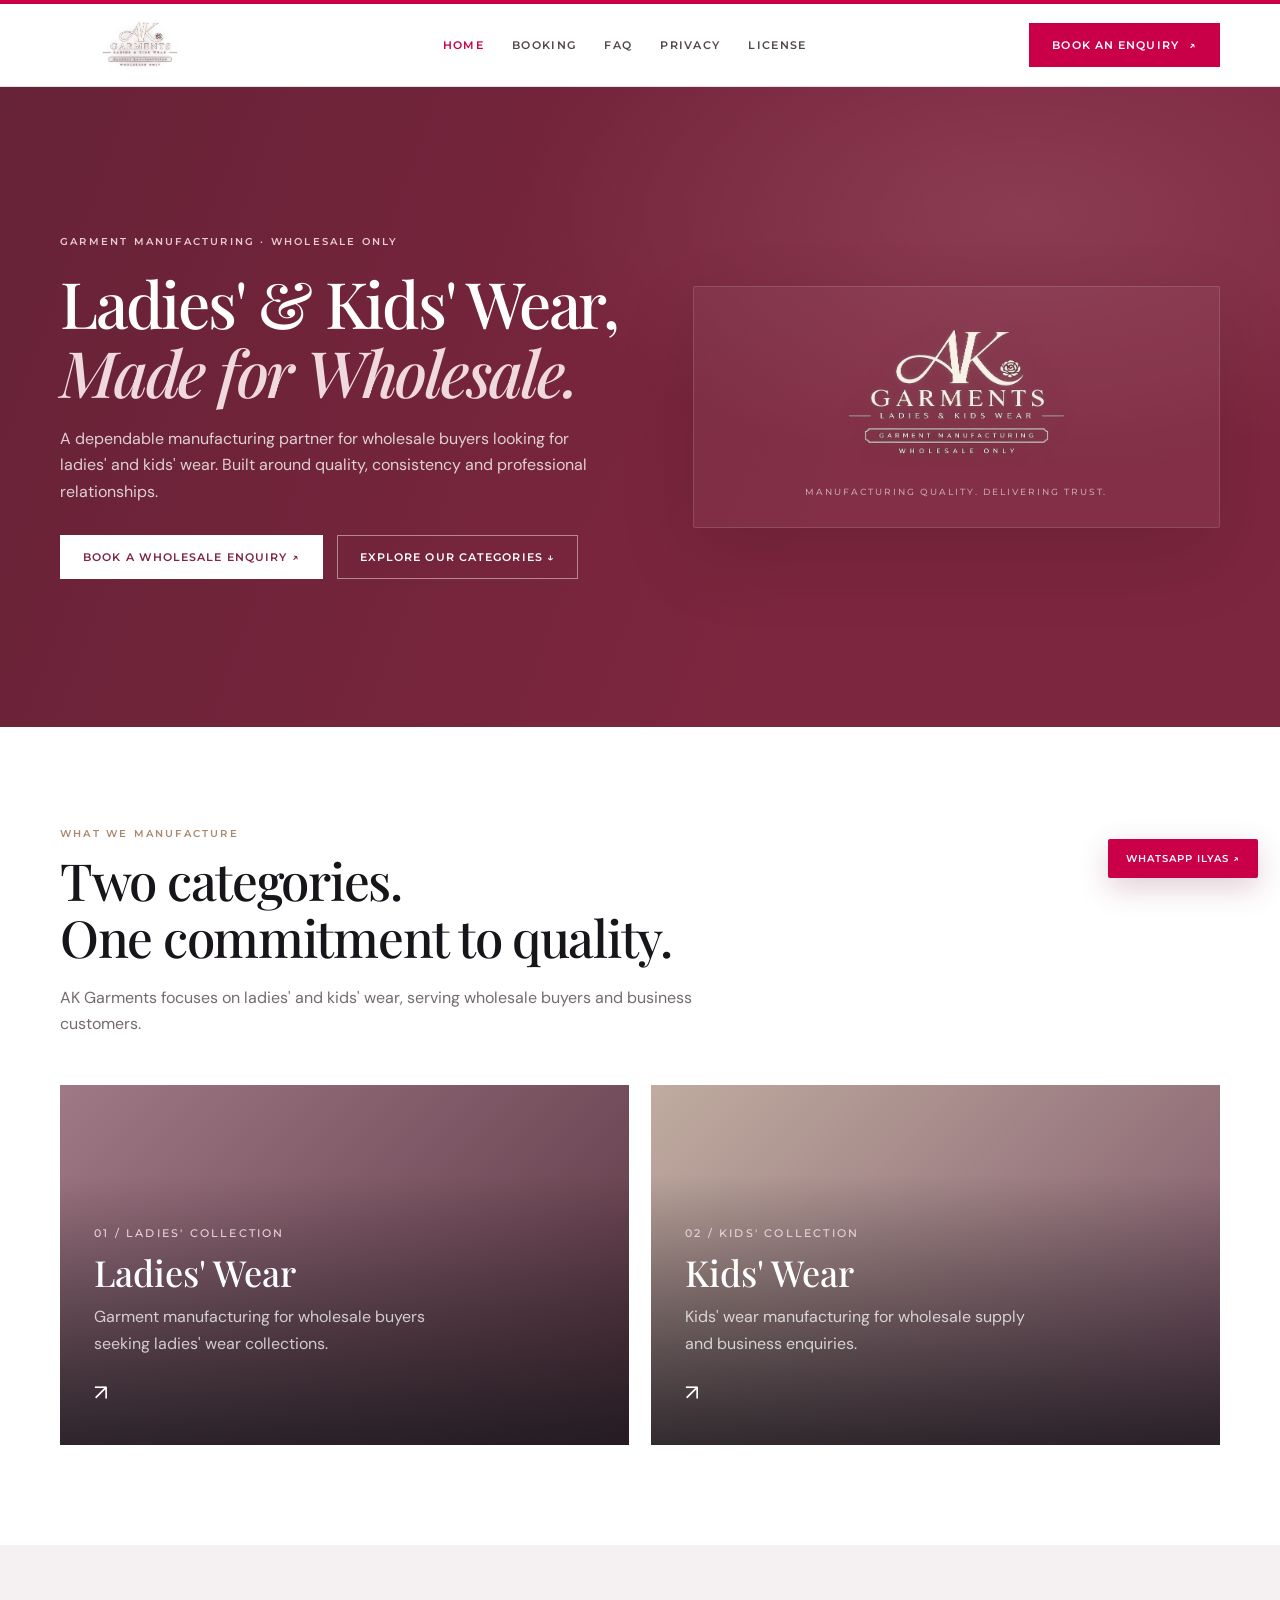
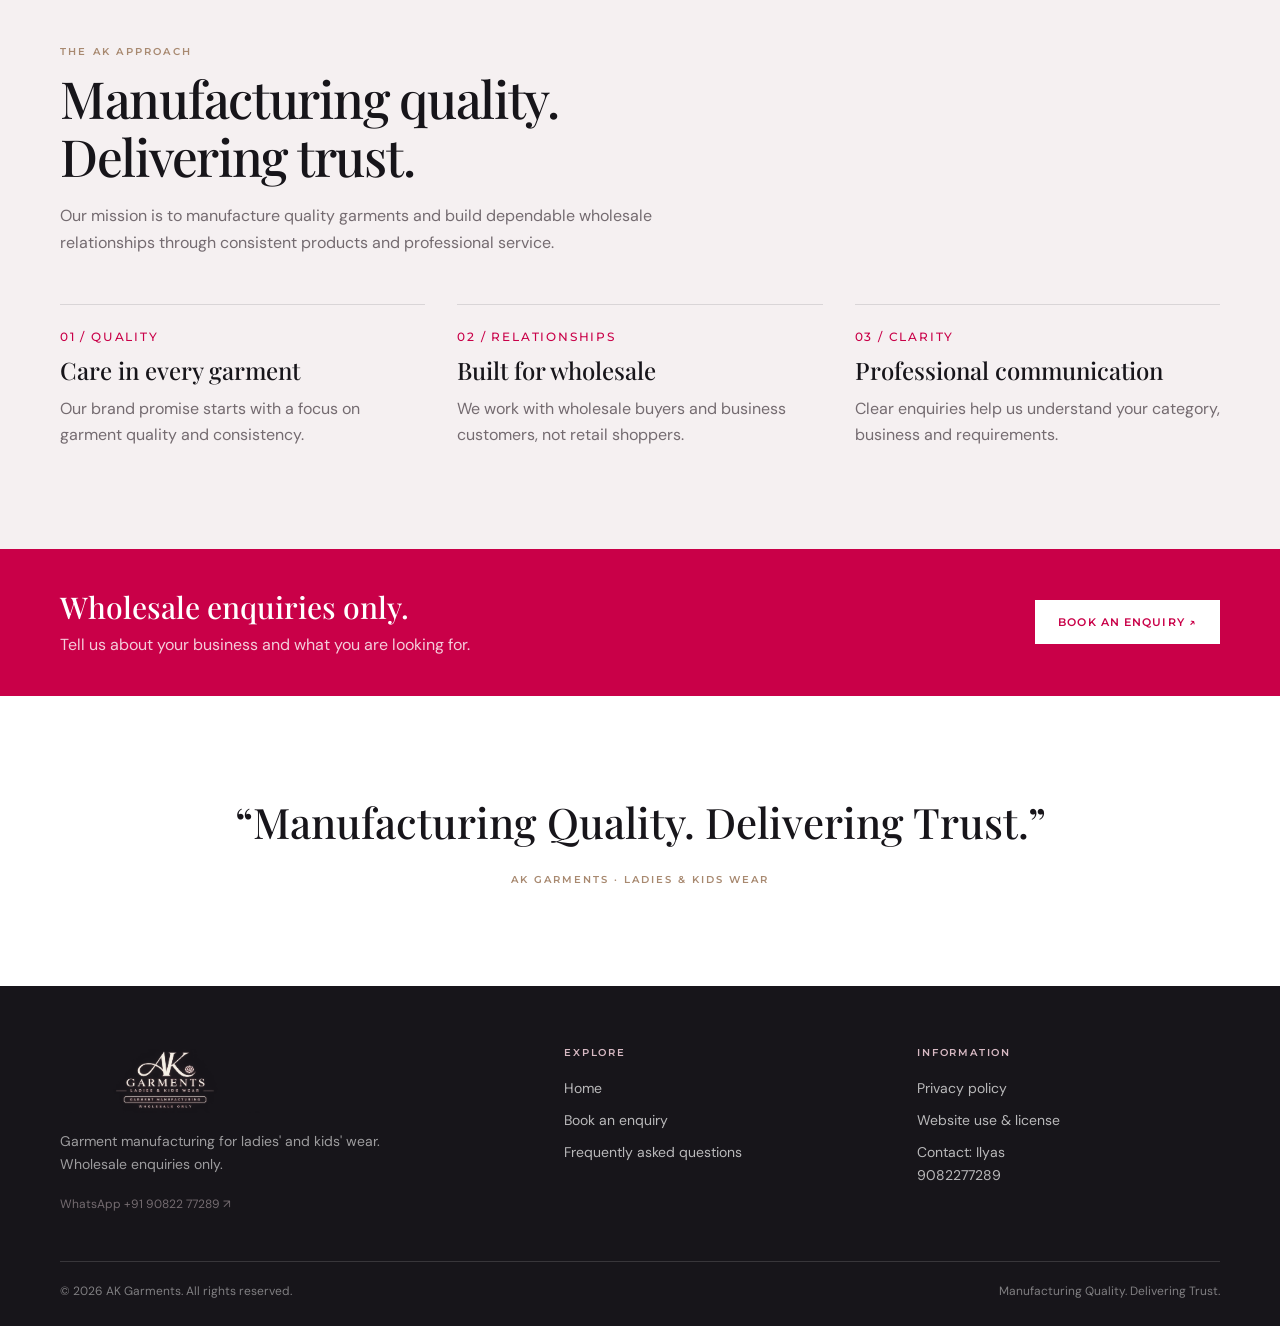
<file: index.html>
<!doctype html>
<html lang="en"><head><meta charset="utf-8"><meta name="viewport" content="width=device-width,initial-scale=1">
<title>Ladies' & Kids' Wear Manufacturer | AK Garments</title><meta name="description" content="AK Garments manufactures ladies' and kids' wear for wholesale buyers. Wholesale enquiries only.">
<meta name="theme-color" content="#7D263F"><link rel="icon" type="image/png" href="assets/ak-garments-logo.png">
<link rel="stylesheet" href="styles.css"></head><body><div class="topline"></div><header class="site-header"><div class="container nav"><a class="brand" href="index.html" aria-label="AK Garments home"><img src="assets/ak-garments-logo.png" alt="AK Garments — Ladies and Kids Wear"></a><nav class="navlinks" aria-label="Main navigation"><a class="active" href="index.html">Home</a><a class="" href="booking.html">Booking</a><a class="" href="faq.html">FAQ</a><a class="" href="privacy.html">Privacy</a><a class="" href="license.html">License</a></nav><a class="nav-cta" href="booking.html">Book an enquiry <span>↗</span></a><button class="menu-toggle" aria-label="Open navigation" aria-expanded="false">☰</button></div><nav class="mobile-panel" aria-label="Mobile navigation"><a href="index.html">Home</a><a href="booking.html">Booking</a><a href="faq.html">FAQ</a><a href="privacy.html">Privacy</a><a href="license.html">License</a><a href="https://wa.me/919082277289" target="_blank" rel="noopener">WhatsApp Ilyas ↗</a></nav></header><main><section class="hero"><div class="container hero-grid"><div class="reveal"><div class="eyebrow">Garment manufacturing · Wholesale only</div><h1>Ladies' & Kids' Wear,<br><em>Made for Wholesale.</em></h1><p class="hero-copy">A dependable manufacturing partner for wholesale buyers looking for ladies' and kids' wear. Built around quality, consistency and professional relationships.</p><div class="hero-actions"><a class="btn" href="booking.html">Book a wholesale enquiry ↗</a><a class="btn btn-outline" href="#collections">Explore our categories ↓</a></div></div><div class="hero-logo reveal"><img src="assets/ak-garments-logo.png" alt="AK Garments — Ladies and Kids Wear — Garment Manufacturing — Wholesale Only"><div class="hero-caption">Manufacturing Quality. Delivering Trust.</div></div></div></section>
<section class="section" id="collections"><div class="container"><div class="section-head reveal"><div class="eyebrow">What we manufacture</div><h2>Two categories.<br>One commitment to quality.</h2><p class="section-intro">AK Garments focuses on ladies' and kids' wear, serving wholesale buyers and business customers.</p></div><div class="categories"><article class="category reveal"><div class="category-content"><div class="number">01 / LADIES' COLLECTION</div><h3>Ladies' Wear</h3><p>Garment manufacturing for wholesale buyers seeking ladies' wear collections.</p><a class="arrow" href="booking.html" aria-label="Enquire about ladies' wear">↗</a></div></article><article class="category reveal"><div class="category-content"><div class="number">02 / KIDS' COLLECTION</div><h3>Kids' Wear</h3><p>Kids' wear manufacturing for wholesale supply and business enquiries.</p><a class="arrow" href="booking.html" aria-label="Enquire about kids' wear">↗</a></div></article></div></div></section>
<section class="section section-soft"><div class="container"><div class="section-head reveal"><div class="eyebrow">The AK approach</div><h2>Manufacturing quality.<br>Delivering trust.</h2><p class="section-intro">Our mission is to manufacture quality garments and build dependable wholesale relationships through consistent products and professional service.</p></div><div class="pillars"><article class="pillar reveal"><div class="n">01 / QUALITY</div><h3>Care in every garment</h3><p>Our brand promise starts with a focus on garment quality and consistency.</p></article><article class="pillar reveal"><div class="n">02 / RELATIONSHIPS</div><h3>Built for wholesale</h3><p>We work with wholesale buyers and business customers, not retail shoppers.</p></article><article class="pillar reveal"><div class="n">03 / CLARITY</div><h3>Professional communication</h3><p>Clear enquiries help us understand your category, business and requirements.</p></article></div></div></section>
<section class="wholesale-band"><div class="container band-inner"><div><h2>Wholesale enquiries only.</h2><p>Tell us about your business and what you are looking for.</p></div><a class="btn" href="booking.html">Book an enquiry ↗</a></div></section>
<section class="section"><div class="container"><p class="quote reveal">“Manufacturing Quality. Delivering Trust.”<small>AK GARMENTS · LADIES & KIDS WEAR</small></p></div></section></main><footer class="site-footer"><div class="container"><div class="footer-grid"><div class="footer-brand"><img src="assets/ak-garments-logo.png" alt="AK Garments logo"><p>Garment manufacturing for ladies' and kids' wear. Wholesale enquiries only.</p><a class="smallprint" href="https://wa.me/919082277289" target="_blank" rel="noopener">WhatsApp +91 90822 77289 ↗</a></div><div class="footer-col"><h4>Explore</h4><a href="index.html">Home</a><a href="booking.html">Book an enquiry</a><a href="faq.html">Frequently asked questions</a></div><div class="footer-col"><h4>Information</h4><a href="privacy.html">Privacy policy</a><a href="license.html">Website use & license</a><p>Contact: Ilyas<br>9082277289</p></div></div><div class="footer-bottom"><span>© <span id="year">2026</span> AK Garments. All rights reserved.</span><span>Manufacturing Quality. Delivering Trust.</span></div></div></footer><a class="whatsapp-float" href="https://wa.me/919082277289" target="_blank" rel="noopener">WHATSAPP ILYAS ↗</a><script>document.getElementById('year').textContent=new Date().getFullYear()</script><script src="script.js"></script></body></html>
</file>
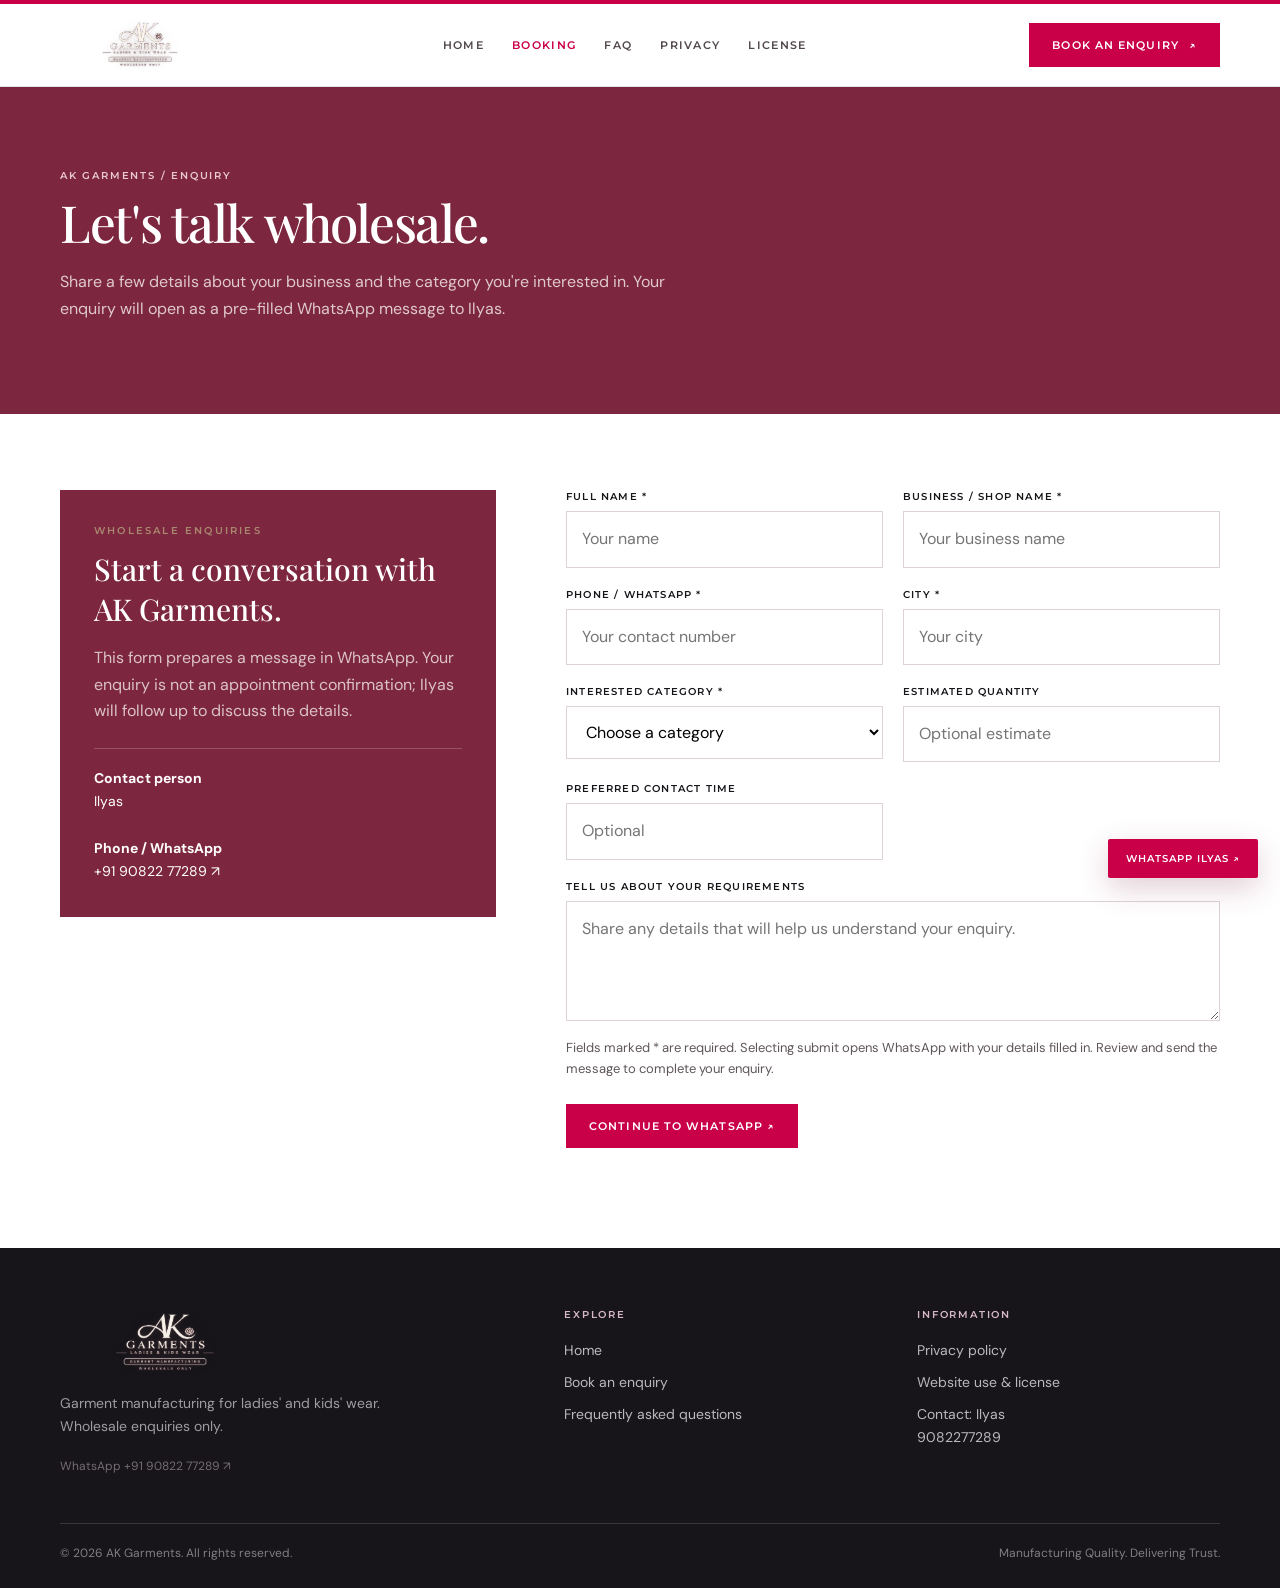
<file: booking.html>
<!doctype html>
<html lang="en"><head><meta charset="utf-8"><meta name="viewport" content="width=device-width,initial-scale=1">
<title>Wholesale Enquiry Booking | AK Garments</title><meta name="description" content="Send a wholesale enquiry to AK Garments via WhatsApp.">
<meta name="theme-color" content="#7D263F"><link rel="icon" type="image/png" href="assets/ak-garments-logo.png">
<link rel="stylesheet" href="styles.css"></head><body><div class="topline"></div><header class="site-header"><div class="container nav"><a class="brand" href="index.html" aria-label="AK Garments home"><img src="assets/ak-garments-logo.png" alt="AK Garments — Ladies and Kids Wear"></a><nav class="navlinks" aria-label="Main navigation"><a class="" href="index.html">Home</a><a class="active" href="booking.html">Booking</a><a class="" href="faq.html">FAQ</a><a class="" href="privacy.html">Privacy</a><a class="" href="license.html">License</a></nav><a class="nav-cta" href="booking.html">Book an enquiry <span>↗</span></a><button class="menu-toggle" aria-label="Open navigation" aria-expanded="false">☰</button></div><nav class="mobile-panel" aria-label="Mobile navigation"><a href="index.html">Home</a><a href="booking.html">Booking</a><a href="faq.html">FAQ</a><a href="privacy.html">Privacy</a><a href="license.html">License</a><a href="https://wa.me/919082277289" target="_blank" rel="noopener">WhatsApp Ilyas ↗</a></nav></header><main><section class="page-hero"><div class="container"><div class="breadcrumbs">AK GARMENTS / ENQUIRY</div><h1>Let's talk wholesale.</h1><p>Share a few details about your business and the category you're interested in. Your enquiry will open as a pre-filled WhatsApp message to Ilyas.</p></div></section><section class="content"><div class="container booking-layout"><aside class="booking-aside reveal"><div class="eyebrow">Wholesale enquiries</div><h2>Start a conversation with AK Garments.</h2><p>This form prepares a message in WhatsApp. Your enquiry is not an appointment confirmation; Ilyas will follow up to discuss the details.</p><div class="contact-line"><strong>Contact person</strong><br>Ilyas<br><br><strong>Phone / WhatsApp</strong><br><a href="https://wa.me/919082277289" target="_blank" rel="noopener">+91 90822 77289 ↗</a></div></aside><div class="reveal"><form id="wholesale-form"><div class="form-grid">
<div class="field"><label for="name">Full name *</label><input id="name" name="name" autocomplete="name" required placeholder="Your name"></div>
<div class="field"><label for="business">Business / shop name *</label><input id="business" name="business" required placeholder="Your business name"></div>
<div class="field"><label for="phone">Phone / WhatsApp *</label><input id="phone" name="phone" type="tel" autocomplete="tel" required placeholder="Your contact number"></div>
<div class="field"><label for="city">City *</label><input id="city" name="city" autocomplete="address-level2" required placeholder="Your city"></div>
<div class="field"><label for="category">Interested category *</label><select id="category" name="category" required><option value="">Choose a category</option><option>Ladies' Wear</option><option>Kids' Wear</option><option>Both</option></select></div>
<div class="field"><label for="quantity">Estimated quantity</label><input id="quantity" name="quantity" placeholder="Optional estimate"></div>
<div class="field"><label for="time">Preferred contact time</label><input id="time" name="time" placeholder="Optional"></div>
<div class="field full"><label for="message">Tell us about your requirements</label><textarea id="message" name="message" placeholder="Share any details that will help us understand your enquiry."></textarea></div>
</div><p class="form-note">Fields marked * are required. Selecting submit opens WhatsApp with your details filled in. Review and send the message to complete your enquiry.</p><button class="btn" type="submit">Continue to WhatsApp ↗</button><div class="success-note" role="status" aria-live="polite"></div></form></div></div></section></main><footer class="site-footer"><div class="container"><div class="footer-grid"><div class="footer-brand"><img src="assets/ak-garments-logo.png" alt="AK Garments logo"><p>Garment manufacturing for ladies' and kids' wear. Wholesale enquiries only.</p><a class="smallprint" href="https://wa.me/919082277289" target="_blank" rel="noopener">WhatsApp +91 90822 77289 ↗</a></div><div class="footer-col"><h4>Explore</h4><a href="index.html">Home</a><a href="booking.html">Book an enquiry</a><a href="faq.html">Frequently asked questions</a></div><div class="footer-col"><h4>Information</h4><a href="privacy.html">Privacy policy</a><a href="license.html">Website use & license</a><p>Contact: Ilyas<br>9082277289</p></div></div><div class="footer-bottom"><span>© <span id="year">2026</span> AK Garments. All rights reserved.</span><span>Manufacturing Quality. Delivering Trust.</span></div></div></footer><a class="whatsapp-float" href="https://wa.me/919082277289" target="_blank" rel="noopener">WHATSAPP ILYAS ↗</a><script>document.getElementById('year').textContent=new Date().getFullYear()</script><script src="script.js"></script></body></html>
</file>
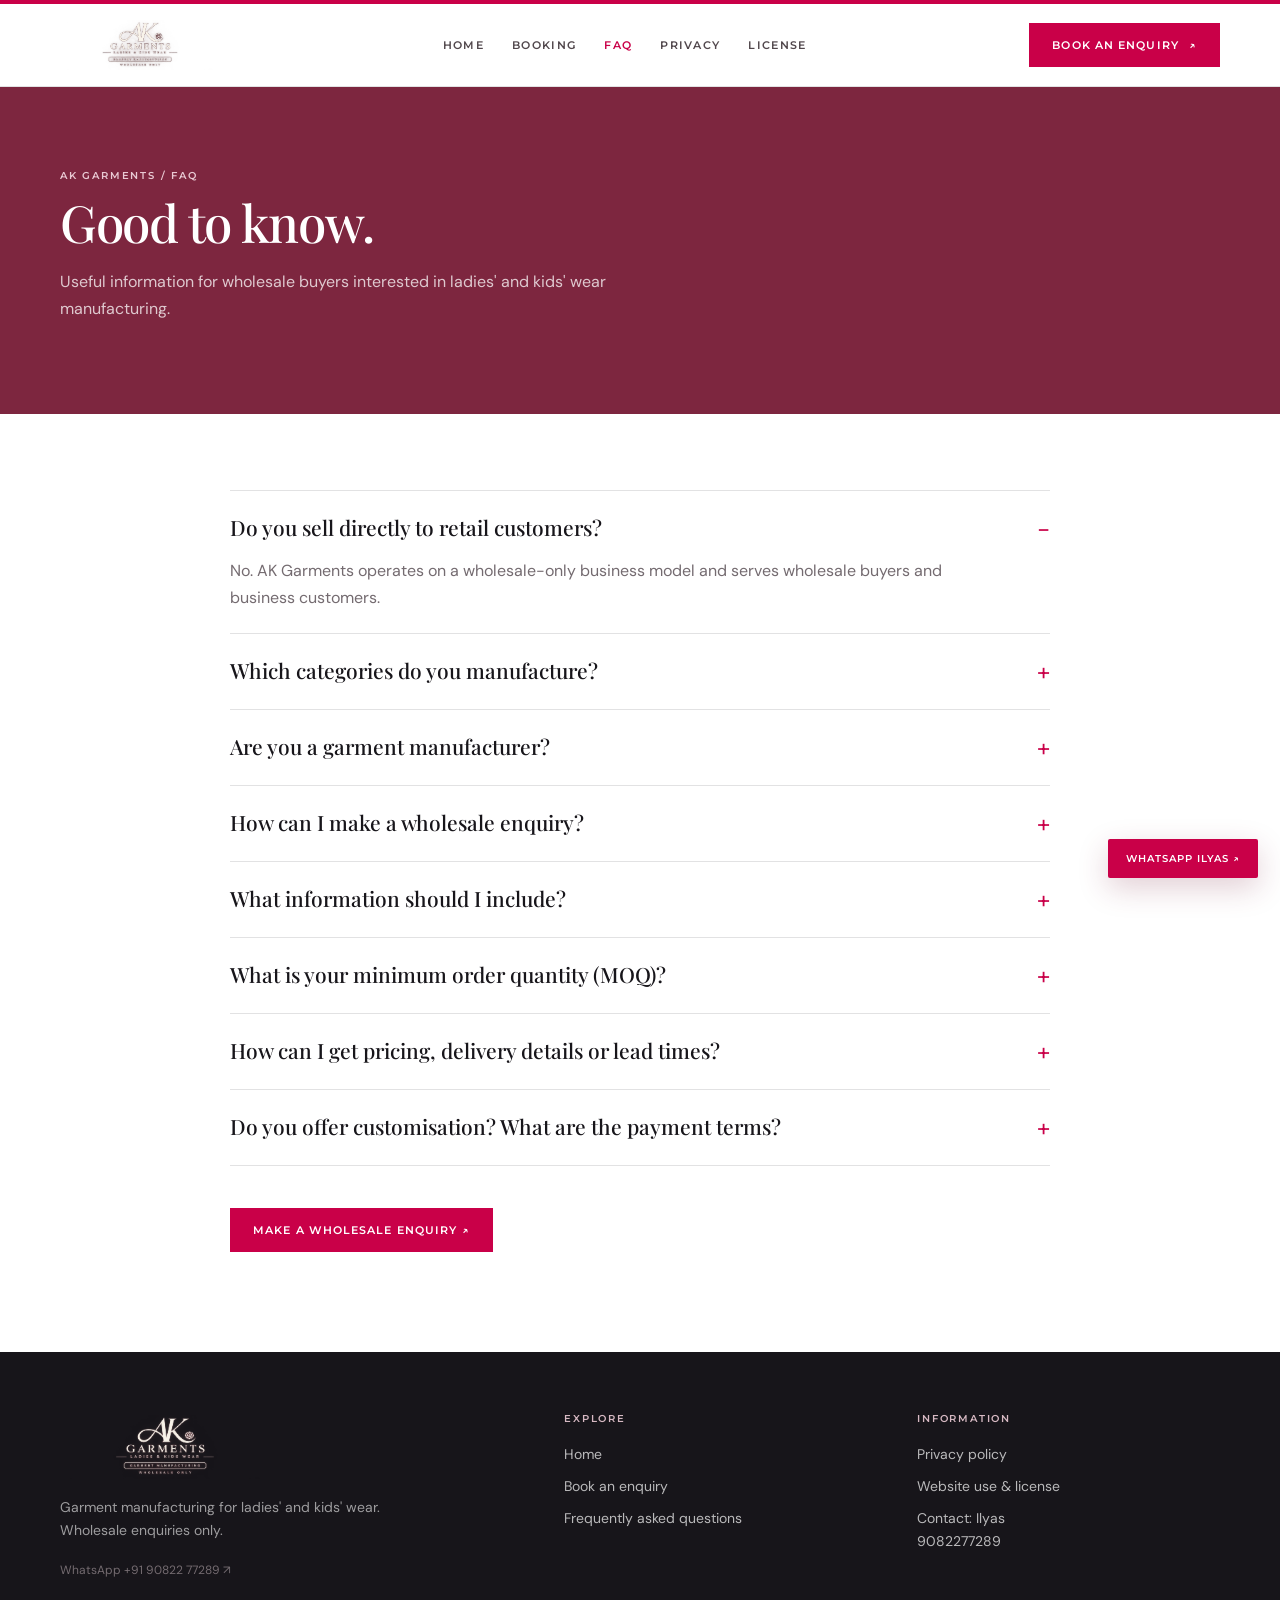
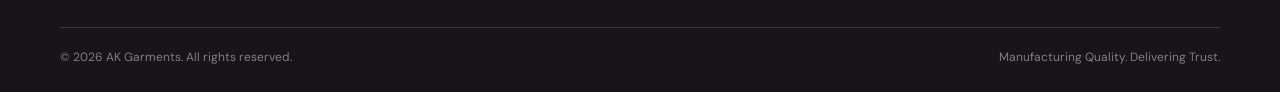
<file: faq.html>
<!doctype html>
<html lang="en"><head><meta charset="utf-8"><meta name="viewport" content="width=device-width,initial-scale=1">
<title>Frequently Asked Questions | AK Garments</title><meta name="description" content="Answers about AK Garments wholesale manufacturing and enquiries.">
<meta name="theme-color" content="#7D263F"><link rel="icon" type="image/png" href="assets/ak-garments-logo.png">
<link rel="stylesheet" href="styles.css"></head><body><div class="topline"></div><header class="site-header"><div class="container nav"><a class="brand" href="index.html" aria-label="AK Garments home"><img src="assets/ak-garments-logo.png" alt="AK Garments — Ladies and Kids Wear"></a><nav class="navlinks" aria-label="Main navigation"><a class="" href="index.html">Home</a><a class="" href="booking.html">Booking</a><a class="active" href="faq.html">FAQ</a><a class="" href="privacy.html">Privacy</a><a class="" href="license.html">License</a></nav><a class="nav-cta" href="booking.html">Book an enquiry <span>↗</span></a><button class="menu-toggle" aria-label="Open navigation" aria-expanded="false">☰</button></div><nav class="mobile-panel" aria-label="Mobile navigation"><a href="index.html">Home</a><a href="booking.html">Booking</a><a href="faq.html">FAQ</a><a href="privacy.html">Privacy</a><a href="license.html">License</a><a href="https://wa.me/919082277289" target="_blank" rel="noopener">WhatsApp Ilyas ↗</a></nav></header><main><section class="page-hero"><div class="container"><div class="breadcrumbs">AK GARMENTS / FAQ</div><h1>Good to know.</h1><p>Useful information for wholesale buyers interested in ladies' and kids' wear manufacturing.</p></div></section><section class="content"><div class="container content-wrap"><div class="faq-list">
<details class="faq-item" open><summary>Do you sell directly to retail customers?</summary><p>No. AK Garments operates on a wholesale-only business model and serves wholesale buyers and business customers.</p></details>
<details class="faq-item"><summary>Which categories do you manufacture?</summary><p>AK Garments specializes in ladies' wear and kids' wear.</p></details>
<details class="faq-item"><summary>Are you a garment manufacturer?</summary><p>Yes. AK Garments is a garment manufacturing business focused on ladies' and kids' wear.</p></details>
<details class="faq-item"><summary>How can I make a wholesale enquiry?</summary><p>Use the booking form on this website. It prepares your details in a WhatsApp message to Ilyas at +91 90822 77289. Review and send the message to submit your enquiry.</p></details>
<details class="faq-item"><summary>What information should I include?</summary><p>Share your name, business or shop name, city, interested category, estimated quantity if known, and any specific requirements.</p></details>
<details class="faq-item"><summary>What is your minimum order quantity (MOQ)?</summary><p>Please contact Ilyas for confirmation.</p></details>
<details class="faq-item"><summary>How can I get pricing, delivery details or lead times?</summary><p>Please contact Ilyas for confirmation. These details are not specified on this website.</p></details>
<details class="faq-item"><summary>Do you offer customisation? What are the payment terms?</summary><p>Please contact Ilyas for confirmation of customisation options and payment terms.</p></details>
</div><div style="margin-top:42px"><a class="btn" href="booking.html">Make a wholesale enquiry ↗</a></div></div></section></main><footer class="site-footer"><div class="container"><div class="footer-grid"><div class="footer-brand"><img src="assets/ak-garments-logo.png" alt="AK Garments logo"><p>Garment manufacturing for ladies' and kids' wear. Wholesale enquiries only.</p><a class="smallprint" href="https://wa.me/919082277289" target="_blank" rel="noopener">WhatsApp +91 90822 77289 ↗</a></div><div class="footer-col"><h4>Explore</h4><a href="index.html">Home</a><a href="booking.html">Book an enquiry</a><a href="faq.html">Frequently asked questions</a></div><div class="footer-col"><h4>Information</h4><a href="privacy.html">Privacy policy</a><a href="license.html">Website use & license</a><p>Contact: Ilyas<br>9082277289</p></div></div><div class="footer-bottom"><span>© <span id="year">2026</span> AK Garments. All rights reserved.</span><span>Manufacturing Quality. Delivering Trust.</span></div></div></footer><a class="whatsapp-float" href="https://wa.me/919082277289" target="_blank" rel="noopener">WHATSAPP ILYAS ↗</a><script>document.getElementById('year').textContent=new Date().getFullYear()</script><script src="script.js"></script></body></html>
</file>
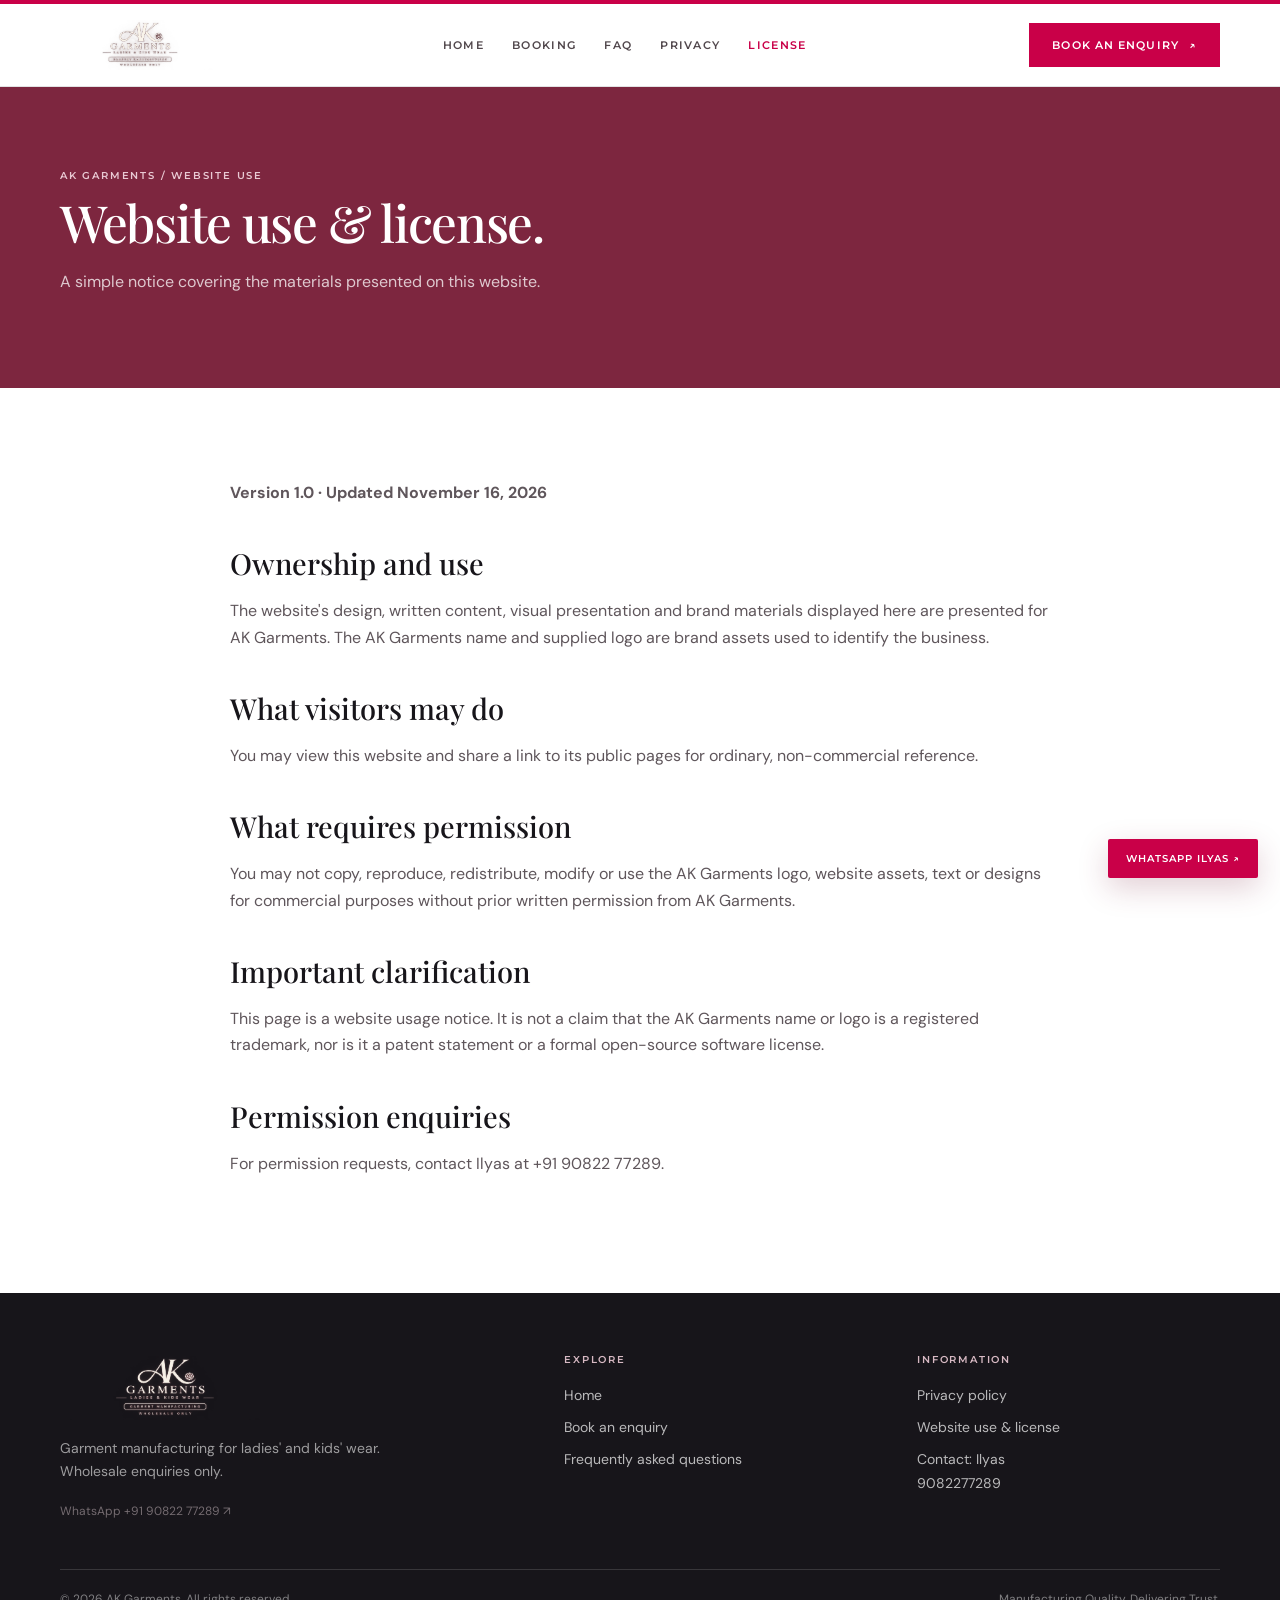
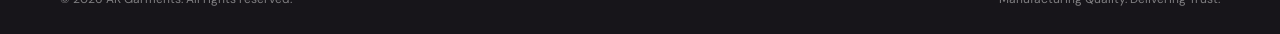
<file: license.html>
<!doctype html>
<html lang="en"><head><meta charset="utf-8"><meta name="viewport" content="width=device-width,initial-scale=1">
<title>Website Use & License | AK Garments</title><meta name="description" content="Website use and intellectual property notice for AK Garments.">
<meta name="theme-color" content="#7D263F"><link rel="icon" type="image/png" href="assets/ak-garments-logo.png">
<link rel="stylesheet" href="styles.css"></head><body><div class="topline"></div><header class="site-header"><div class="container nav"><a class="brand" href="index.html" aria-label="AK Garments home"><img src="assets/ak-garments-logo.png" alt="AK Garments — Ladies and Kids Wear"></a><nav class="navlinks" aria-label="Main navigation"><a class="" href="index.html">Home</a><a class="" href="booking.html">Booking</a><a class="" href="faq.html">FAQ</a><a class="" href="privacy.html">Privacy</a><a class="active" href="license.html">License</a></nav><a class="nav-cta" href="booking.html">Book an enquiry <span>↗</span></a><button class="menu-toggle" aria-label="Open navigation" aria-expanded="false">☰</button></div><nav class="mobile-panel" aria-label="Mobile navigation"><a href="index.html">Home</a><a href="booking.html">Booking</a><a href="faq.html">FAQ</a><a href="privacy.html">Privacy</a><a href="license.html">License</a><a href="https://wa.me/919082277289" target="_blank" rel="noopener">WhatsApp Ilyas ↗</a></nav></header><main><section class="page-hero"><div class="container"><div class="breadcrumbs">AK GARMENTS / WEBSITE USE</div><h1>Website use & license.</h1><p>A simple notice covering the materials presented on this website.</p></div></section><section class="content"><div class="container content-wrap"><p><strong>Version 1.0 · Updated November 16, 2026</strong></p><h2>Ownership and use</h2><p>The website's design, written content, visual presentation and brand materials displayed here are presented for AK Garments. The AK Garments name and supplied logo are brand assets used to identify the business.</p><h2>What visitors may do</h2><p>You may view this website and share a link to its public pages for ordinary, non-commercial reference.</p><h2>What requires permission</h2><p>You may not copy, reproduce, redistribute, modify or use the AK Garments logo, website assets, text or designs for commercial purposes without prior written permission from AK Garments.</p><h2>Important clarification</h2><p>This page is a website usage notice. It is not a claim that the AK Garments name or logo is a registered trademark, nor is it a patent statement or a formal open-source software license.</p><h2>Permission enquiries</h2><p>For permission requests, contact Ilyas at <a href="tel:+919082277289">+91 90822 77289</a>.</p></div></section></main><footer class="site-footer"><div class="container"><div class="footer-grid"><div class="footer-brand"><img src="assets/ak-garments-logo.png" alt="AK Garments logo"><p>Garment manufacturing for ladies' and kids' wear. Wholesale enquiries only.</p><a class="smallprint" href="https://wa.me/919082277289" target="_blank" rel="noopener">WhatsApp +91 90822 77289 ↗</a></div><div class="footer-col"><h4>Explore</h4><a href="index.html">Home</a><a href="booking.html">Book an enquiry</a><a href="faq.html">Frequently asked questions</a></div><div class="footer-col"><h4>Information</h4><a href="privacy.html">Privacy policy</a><a href="license.html">Website use & license</a><p>Contact: Ilyas<br>9082277289</p></div></div><div class="footer-bottom"><span>© <span id="year">2026</span> AK Garments. All rights reserved.</span><span>Manufacturing Quality. Delivering Trust.</span></div></div></footer><a class="whatsapp-float" href="https://wa.me/919082277289" target="_blank" rel="noopener">WHATSAPP ILYAS ↗</a><script>document.getElementById('year').textContent=new Date().getFullYear()</script><script src="script.js"></script></body></html>
</file>
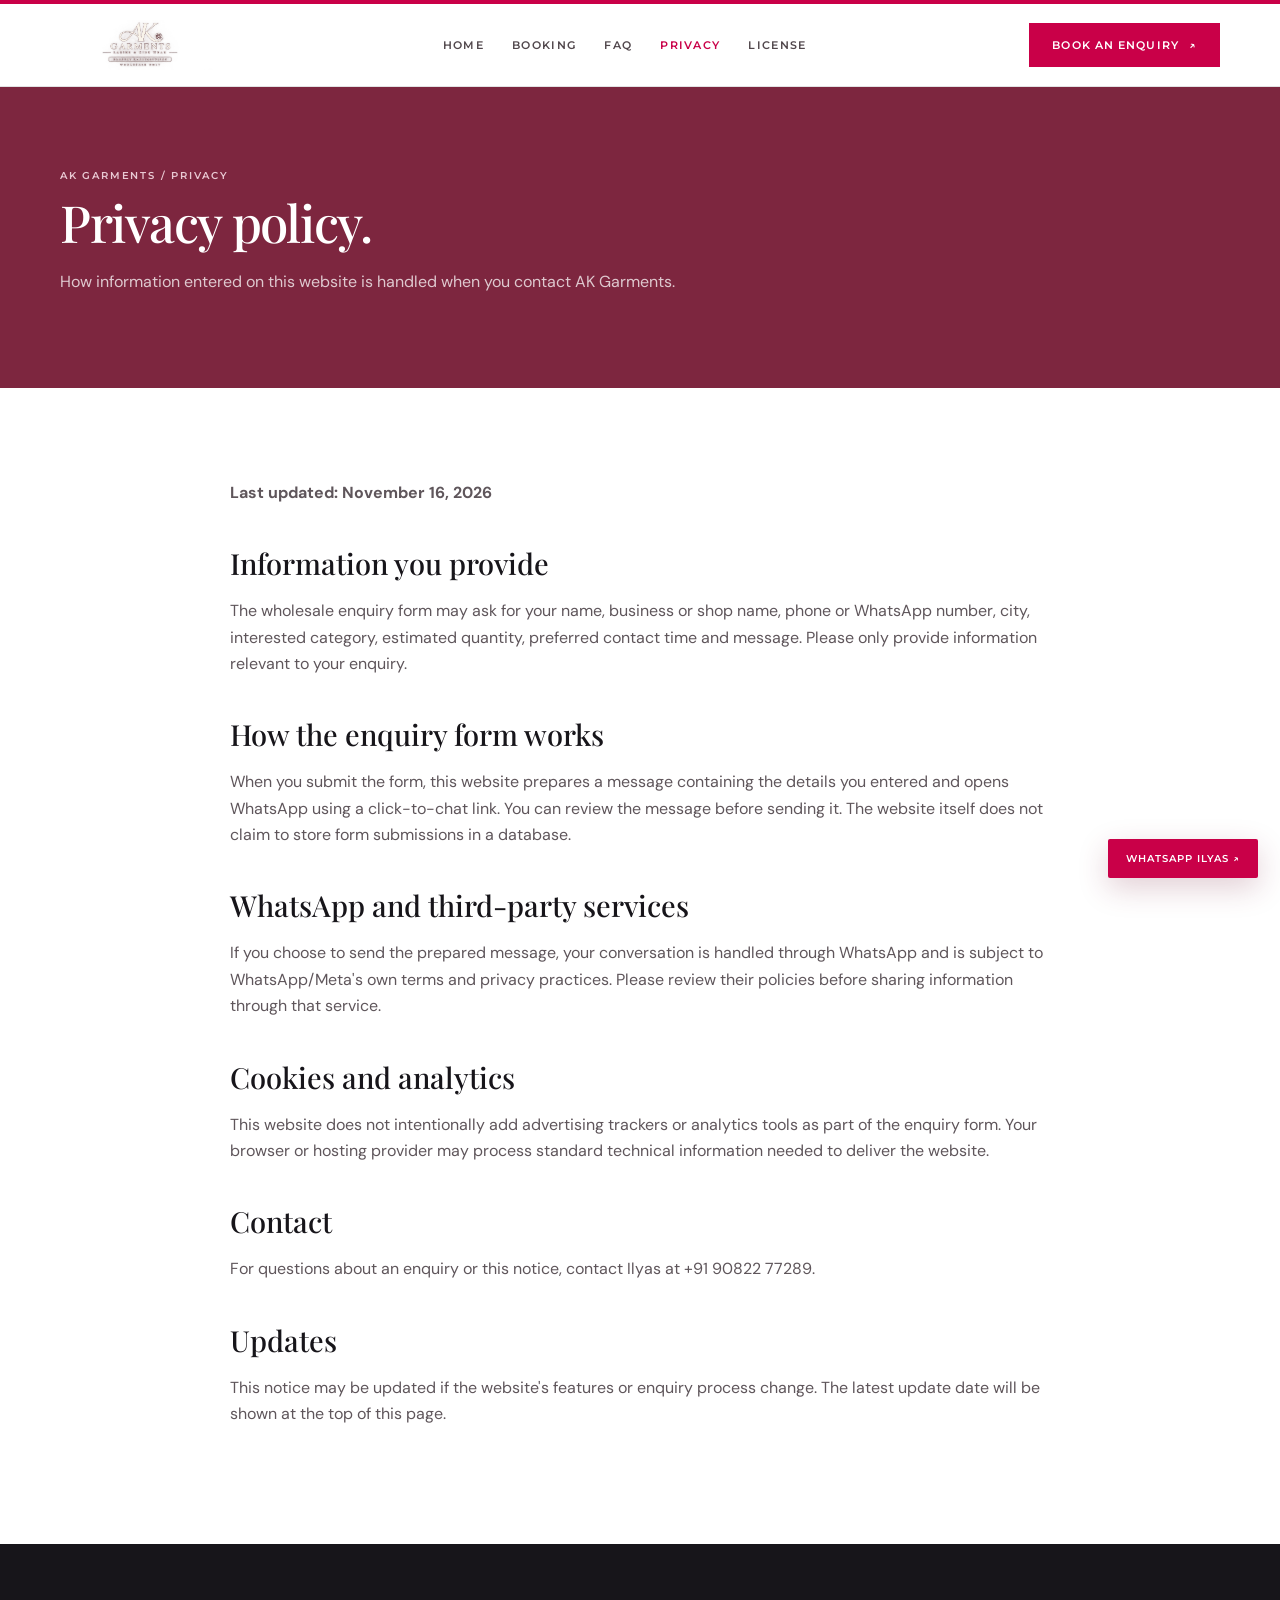
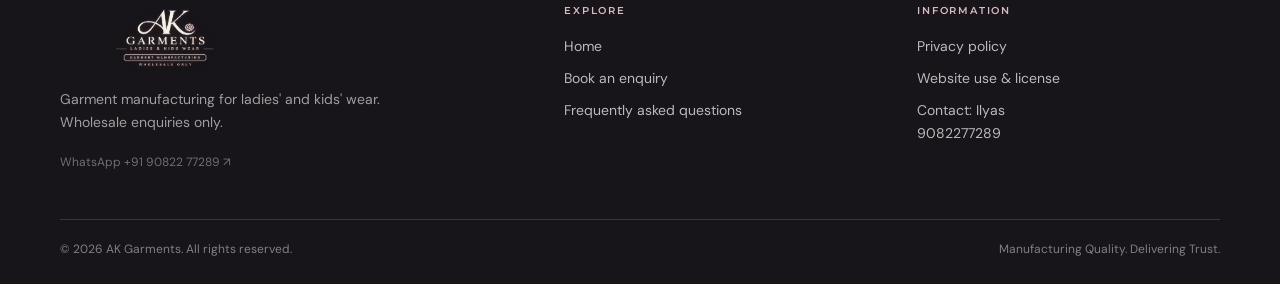
<file: privacy.html>
<!doctype html>
<html lang="en"><head><meta charset="utf-8"><meta name="viewport" content="width=device-width,initial-scale=1">
<title>Privacy Policy | AK Garments</title><meta name="description" content="Privacy information for the AK Garments website and WhatsApp enquiry form.">
<meta name="theme-color" content="#7D263F"><link rel="icon" type="image/png" href="assets/ak-garments-logo.png">
<link rel="stylesheet" href="styles.css"></head><body><div class="topline"></div><header class="site-header"><div class="container nav"><a class="brand" href="index.html" aria-label="AK Garments home"><img src="assets/ak-garments-logo.png" alt="AK Garments — Ladies and Kids Wear"></a><nav class="navlinks" aria-label="Main navigation"><a class="" href="index.html">Home</a><a class="" href="booking.html">Booking</a><a class="" href="faq.html">FAQ</a><a class="active" href="privacy.html">Privacy</a><a class="" href="license.html">License</a></nav><a class="nav-cta" href="booking.html">Book an enquiry <span>↗</span></a><button class="menu-toggle" aria-label="Open navigation" aria-expanded="false">☰</button></div><nav class="mobile-panel" aria-label="Mobile navigation"><a href="index.html">Home</a><a href="booking.html">Booking</a><a href="faq.html">FAQ</a><a href="privacy.html">Privacy</a><a href="license.html">License</a><a href="https://wa.me/919082277289" target="_blank" rel="noopener">WhatsApp Ilyas ↗</a></nav></header><main><section class="page-hero"><div class="container"><div class="breadcrumbs">AK GARMENTS / PRIVACY</div><h1>Privacy policy.</h1><p>How information entered on this website is handled when you contact AK Garments.</p></div></section><section class="content"><div class="container content-wrap"><p><strong>Last updated: November 16, 2026</strong></p><h2>Information you provide</h2><p>The wholesale enquiry form may ask for your name, business or shop name, phone or WhatsApp number, city, interested category, estimated quantity, preferred contact time and message. Please only provide information relevant to your enquiry.</p><h2>How the enquiry form works</h2><p>When you submit the form, this website prepares a message containing the details you entered and opens WhatsApp using a click-to-chat link. You can review the message before sending it. The website itself does not claim to store form submissions in a database.</p><h2>WhatsApp and third-party services</h2><p>If you choose to send the prepared message, your conversation is handled through WhatsApp and is subject to WhatsApp/Meta's own terms and privacy practices. Please review their policies before sharing information through that service.</p><h2>Cookies and analytics</h2><p>This website does not intentionally add advertising trackers or analytics tools as part of the enquiry form. Your browser or hosting provider may process standard technical information needed to deliver the website.</p><h2>Contact</h2><p>For questions about an enquiry or this notice, contact Ilyas at <a href="tel:+919082277289">+91 90822 77289</a>.</p><h2>Updates</h2><p>This notice may be updated if the website's features or enquiry process change. The latest update date will be shown at the top of this page.</p></div></section></main><footer class="site-footer"><div class="container"><div class="footer-grid"><div class="footer-brand"><img src="assets/ak-garments-logo.png" alt="AK Garments logo"><p>Garment manufacturing for ladies' and kids' wear. Wholesale enquiries only.</p><a class="smallprint" href="https://wa.me/919082277289" target="_blank" rel="noopener">WhatsApp +91 90822 77289 ↗</a></div><div class="footer-col"><h4>Explore</h4><a href="index.html">Home</a><a href="booking.html">Book an enquiry</a><a href="faq.html">Frequently asked questions</a></div><div class="footer-col"><h4>Information</h4><a href="privacy.html">Privacy policy</a><a href="license.html">Website use & license</a><p>Contact: Ilyas<br>9082277289</p></div></div><div class="footer-bottom"><span>© <span id="year">2026</span> AK Garments. All rights reserved.</span><span>Manufacturing Quality. Delivering Trust.</span></div></div></footer><a class="whatsapp-float" href="https://wa.me/919082277289" target="_blank" rel="noopener">WHATSAPP ILYAS ↗</a><script>document.getElementById('year').textContent=new Date().getFullYear()</script><script src="script.js"></script></body></html>
</file>
<file: styles.css>
@import url('https://fonts.googleapis.com/css2?family=DM+Sans:wght@400;500;600;700&family=Playfair+Display:wght@500;600;700&family=Montserrat:wght@500;600;700&display=swap');
:root{--magenta:#C90048;--berry:#7D263F;--ink:#17151A;--ivory:#F5F0F1;--taupe:#A88970;--white:#fff;--muted:#746b70;--line:rgba(23,21,26,.12);--serif:'Playfair Display',Georgia,serif;--sans:'DM Sans',Arial,sans-serif;--label:'Montserrat',Arial,sans-serif}
*{box-sizing:border-box}html{scroll-behavior:smooth}body{margin:0;background:#fff;color:var(--ink);font-family:var(--sans);line-height:1.65}a{color:inherit;text-decoration:none}img{max-width:100%;display:block}button,input,select,textarea{font:inherit}.container{width:min(1160px,calc(100% - 44px));margin:auto}.topline{height:4px;background:var(--magenta)}.site-header{position:sticky;top:0;z-index:50;background:rgba(255,255,255,.94);backdrop-filter:blur(16px);border-bottom:1px solid var(--line)}.nav{height:82px;display:flex;align-items:center;justify-content:space-between;gap:24px}.brand{display:flex;align-items:center;gap:12px;min-width:0}.brand img{width:160px;height:58px;object-fit:contain;object-position:left center}.navlinks{display:flex;align-items:center;gap:28px;font:600 11px var(--label);letter-spacing:.12em;text-transform:uppercase}.navlinks a{color:#51474c;transition:color .2s}.navlinks a:hover,.navlinks a.active{color:var(--magenta)}.nav-cta,.btn{display:inline-flex;align-items:center;justify-content:center;gap:10px;border:1px solid var(--magenta);background:var(--magenta);color:#fff;padding:14px 22px;font:600 11px var(--label);letter-spacing:.1em;text-transform:uppercase;transition:transform .25s,background .25s,box-shadow .25s;cursor:pointer}.nav-cta:hover,.btn:hover{transform:translateY(-2px);background:var(--berry);box-shadow:0 12px 24px rgba(125,38,63,.16)}.btn-outline{background:transparent;color:var(--berry);border-color:rgba(125,38,63,.35)}.btn-outline:hover{color:#fff}.menu-toggle{display:none;background:none;border:0;font-size:25px;color:var(--berry);cursor:pointer}.hero{background:var(--berry);color:white;position:relative;overflow:hidden}.hero:before{content:"";position:absolute;inset:0;background:radial-gradient(ellipse at 80% 20%,rgba(255,255,255,.10),transparent 35%),linear-gradient(110deg,rgba(23,21,26,.22),transparent 65%);pointer-events:none}.hero-grid{position:relative;display:grid;grid-template-columns:1.05fr .95fr;align-items:center;min-height:640px;gap:50px;padding:76px 0}.eyebrow{font:600 10px var(--label);letter-spacing:.22em;text-transform:uppercase;color:var(--taupe)}.hero .eyebrow{color:#e9c9d3}.hero h1{font:500 clamp(42px,5vw,68px)/1.08 var(--serif);letter-spacing:-.035em;margin:20px 0}.hero h1 em{font-weight:500;color:#f0d8df}.hero-copy{font-size:16px;color:rgba(255,255,255,.78);max-width:540px}.hero-actions{display:flex;gap:14px;flex-wrap:wrap;margin-top:30px}.hero .btn{background:#fff;color:var(--berry);border-color:#fff}.hero .btn:hover{background:var(--ivory)}.hero .btn-outline{background:transparent;color:#fff;border-color:rgba(255,255,255,.45)}.hero-logo{background:rgba(255,255,255,.045);border:1px solid rgba(255,255,255,.13);padding:30px;border-radius:2px;box-shadow:0 30px 80px rgba(0,0,0,.12)}.hero-logo img{width:100%;max-height:300px;object-fit:contain}.hero-caption{text-align:center;font:500 9px var(--label);letter-spacing:.22em;color:rgba(255,255,255,.55);margin-top:14px;text-transform:uppercase}.section{padding:100px 0}.section-soft{background:var(--ivory)}.section-dark{background:var(--ink);color:#fff}.section-head{max-width:650px;margin-bottom:48px}.section h2,.page-hero h1{font:500 clamp(34px,4vw,52px)/1.12 var(--serif);letter-spacing:-.025em;margin:12px 0 18px}.section-intro{color:var(--muted);font-size:16px}.section-dark .section-intro{color:rgba(255,255,255,.65)}.categories{display:grid;grid-template-columns:1fr 1fr;gap:22px}.category{min-height:360px;position:relative;overflow:hidden;background:#ded5d6;display:flex;align-items:flex-end;padding:34px;color:#fff}.category:before{content:"";position:absolute;inset:0;background:linear-gradient(0deg,rgba(23,21,26,.8),rgba(23,21,26,.05) 75%),linear-gradient(135deg,#a77e8c,#5b3442)}.category:nth-child(2):before{background:linear-gradient(0deg,rgba(23,21,26,.82),rgba(23,21,26,.05) 75%),linear-gradient(135deg,#c9b4a7,#80556a)}.category-content{position:relative}.category .number{font:500 11px var(--label);letter-spacing:.2em;color:#ead5db}.category h3{font:500 36px var(--serif);margin:8px 0}.category p{color:rgba(255,255,255,.75);max-width:370px;margin:0}.category .arrow{display:inline-block;margin-top:18px;font-size:22px;transition:transform .2s}.category:hover .arrow{transform:translateX(7px)}.pillars{display:grid;grid-template-columns:repeat(3,1fr);gap:32px}.pillar{border-top:1px solid var(--line);padding-top:24px}.pillar .n{font:500 12px var(--label);color:var(--magenta);letter-spacing:.15em}.pillar h3{font:500 24px var(--serif);margin:10px 0}.pillar p{color:var(--muted);margin:0}.wholesale-band{background:var(--magenta);color:white;padding:38px 0}.band-inner{display:flex;align-items:center;justify-content:space-between;gap:24px}.band-inner h2{font:500 30px var(--serif);margin:0}.band-inner p{margin:5px 0 0;color:rgba(255,255,255,.8)}.band-inner .btn{background:#fff;color:var(--magenta);border-color:#fff;white-space:nowrap}.quote{font:500 clamp(28px,4vw,42px)/1.25 var(--serif);max-width:820px;margin:0 auto;text-align:center}.quote small{display:block;margin-top:24px;font:600 10px var(--label);letter-spacing:.2em;color:var(--taupe)}.page-hero{background:var(--berry);color:#fff;padding:82px 0 76px}.page-hero p{max-width:650px;color:rgba(255,255,255,.75);font-size:16px}.breadcrumbs{font:600 10px var(--label);letter-spacing:.18em;text-transform:uppercase;color:#e9c9d3}.content{padding:76px 0 100px}.content-wrap{max-width:820px}.content h2{font:500 29px var(--serif);margin:38px 0 12px}.content h3{font:600 16px var(--label);letter-spacing:.04em;margin:26px 0 8px}.content p,.content li{color:#5f565b}.content ul{padding-left:20px}.faq-list{border-top:1px solid var(--line)}.faq-item{border-bottom:1px solid var(--line);padding:22px 0}.faq-item summary{list-style:none;cursor:pointer;font:500 21px var(--serif);display:flex;justify-content:space-between;gap:20px}.faq-item summary::-webkit-details-marker{display:none}.faq-item summary:after{content:"+";font:400 24px var(--sans);color:var(--magenta)}.faq-item[open] summary:after{content:"−"}.faq-item p{max-width:760px;color:var(--muted);margin:14px 0 0}.booking-layout{display:grid;grid-template-columns:.8fr 1.2fr;gap:70px;align-items:start}.booking-aside{background:var(--berry);color:#fff;padding:34px;position:sticky;top:110px}.booking-aside h2{font:500 30px var(--serif);margin:12px 0}.booking-aside p{color:rgba(255,255,255,.72)}.contact-line{border-top:1px solid rgba(255,255,255,.2);padding-top:18px;margin-top:24px;font-size:14px}.form-grid{display:grid;grid-template-columns:1fr 1fr;gap:20px}.field{display:flex;flex-direction:column;gap:8px}.field.full{grid-column:1/-1}.field label{font:600 10px var(--label);letter-spacing:.12em;text-transform:uppercase}.field input,.field select,.field textarea{width:100%;border:1px solid #ddd2d6;background:#fff;padding:14px 15px;border-radius:0;outline:none;transition:border .2s,box-shadow .2s}.field input:focus,.field select:focus,.field textarea:focus{border-color:var(--magenta);box-shadow:0 0 0 3px rgba(201,0,72,.08)}.field textarea{min-height:120px;resize:vertical}.form-note{font-size:13px;color:var(--muted);margin:16px 0 24px}.success-note{display:none;margin-top:18px;padding:16px;background:#f5f0f1;border-left:3px solid var(--magenta);color:var(--ink)}.site-footer{background:#17151A;color:#fff;padding:60px 0 24px}.footer-grid{display:grid;grid-template-columns:1.2fr .8fr .8fr;gap:50px;padding-bottom:45px}.footer-brand img{width:210px;max-height:100px;object-fit:contain;object-position:left center}.footer-brand p{max-width:340px;color:rgba(255,255,255,.58);font-size:14px}.footer-col h4{font:600 10px var(--label);letter-spacing:.18em;text-transform:uppercase;color:#d7b9c3;margin:0 0 18px}.footer-col a,.footer-col p{display:block;color:rgba(255,255,255,.7);font-size:14px;margin:9px 0}.footer-col a:hover{color:#fff}.footer-bottom{border-top:1px solid rgba(255,255,255,.14);padding-top:20px;display:flex;justify-content:space-between;gap:20px;color:rgba(255,255,255,.45);font-size:12px}.reveal{opacity:0;transform:translateY(18px);transition:opacity .7s ease,transform .7s ease}.reveal.visible{opacity:1;transform:none}.mobile-panel{display:none}.whatsapp-float{position:fixed;right:22px;bottom:22px;z-index:40;background:var(--magenta);color:white;padding:13px 18px;border-radius:2px;font:600 10px var(--label);letter-spacing:.1em;box-shadow:0 10px 30px rgba(125,38,63,.22)}.whatsapp-float:hover{background:var(--berry)}.smallprint{font-size:12px;color:var(--muted)}
@media(max-width:900px){.navlinks{gap:16px}.nav-cta{display:none}.hero-grid{grid-template-columns:1fr;min-height:auto;padding:68px 0}.hero-logo{max-width:620px}.booking-layout{grid-template-columns:1fr;gap:34px}.booking-aside{position:static}.footer-grid{grid-template-columns:1fr 1fr}.footer-brand{grid-column:1/-1}}
@media(max-width:680px){.container{width:min(100% - 34px,1160px)}.nav{height:70px}.brand img{width:138px;height:50px}.navlinks{display:none}.menu-toggle{display:block}.mobile-panel{display:none;position:absolute;left:0;right:0;top:70px;background:#fff;border-bottom:1px solid var(--line);padding:14px 22px 22px;box-shadow:0 18px 28px rgba(23,21,26,.08)}.mobile-panel.open{display:grid;gap:0}.mobile-panel a{padding:13px 0;border-bottom:1px solid var(--line);font:600 11px var(--label);letter-spacing:.1em;text-transform:uppercase}.hero-grid{padding:54px 0;gap:34px}.hero h1{font-size:43px}.hero-copy{font-size:15px}.hero-logo{padding:17px}.section{padding:72px 0}.section-head{margin-bottom:34px}.categories{grid-template-columns:1fr}.category{min-height:300px}.pillars{grid-template-columns:1fr;gap:28px}.band-inner{align-items:flex-start;flex-direction:column}.band-inner h2{font-size:27px}.page-hero{padding:60px 0}.content{padding:55px 0 75px}.form-grid{grid-template-columns:1fr}.field.full{grid-column:auto}.footer-grid{grid-template-columns:1fr;gap:28px}.footer-brand{grid-column:auto}.footer-bottom{flex-direction:column}.whatsapp-float{right:14px;bottom:14px;padding:12px 14px}.faq-item summary{font-size:18px}}
@media(prefers-reduced-motion:reduce){html{scroll-behavior:auto}*,*:before,*:after{animation-duration:.01ms!important;animation-iteration-count:1!important;transition-duration:.01ms!important}.reveal{opacity:1;transform:none}}
</file>
